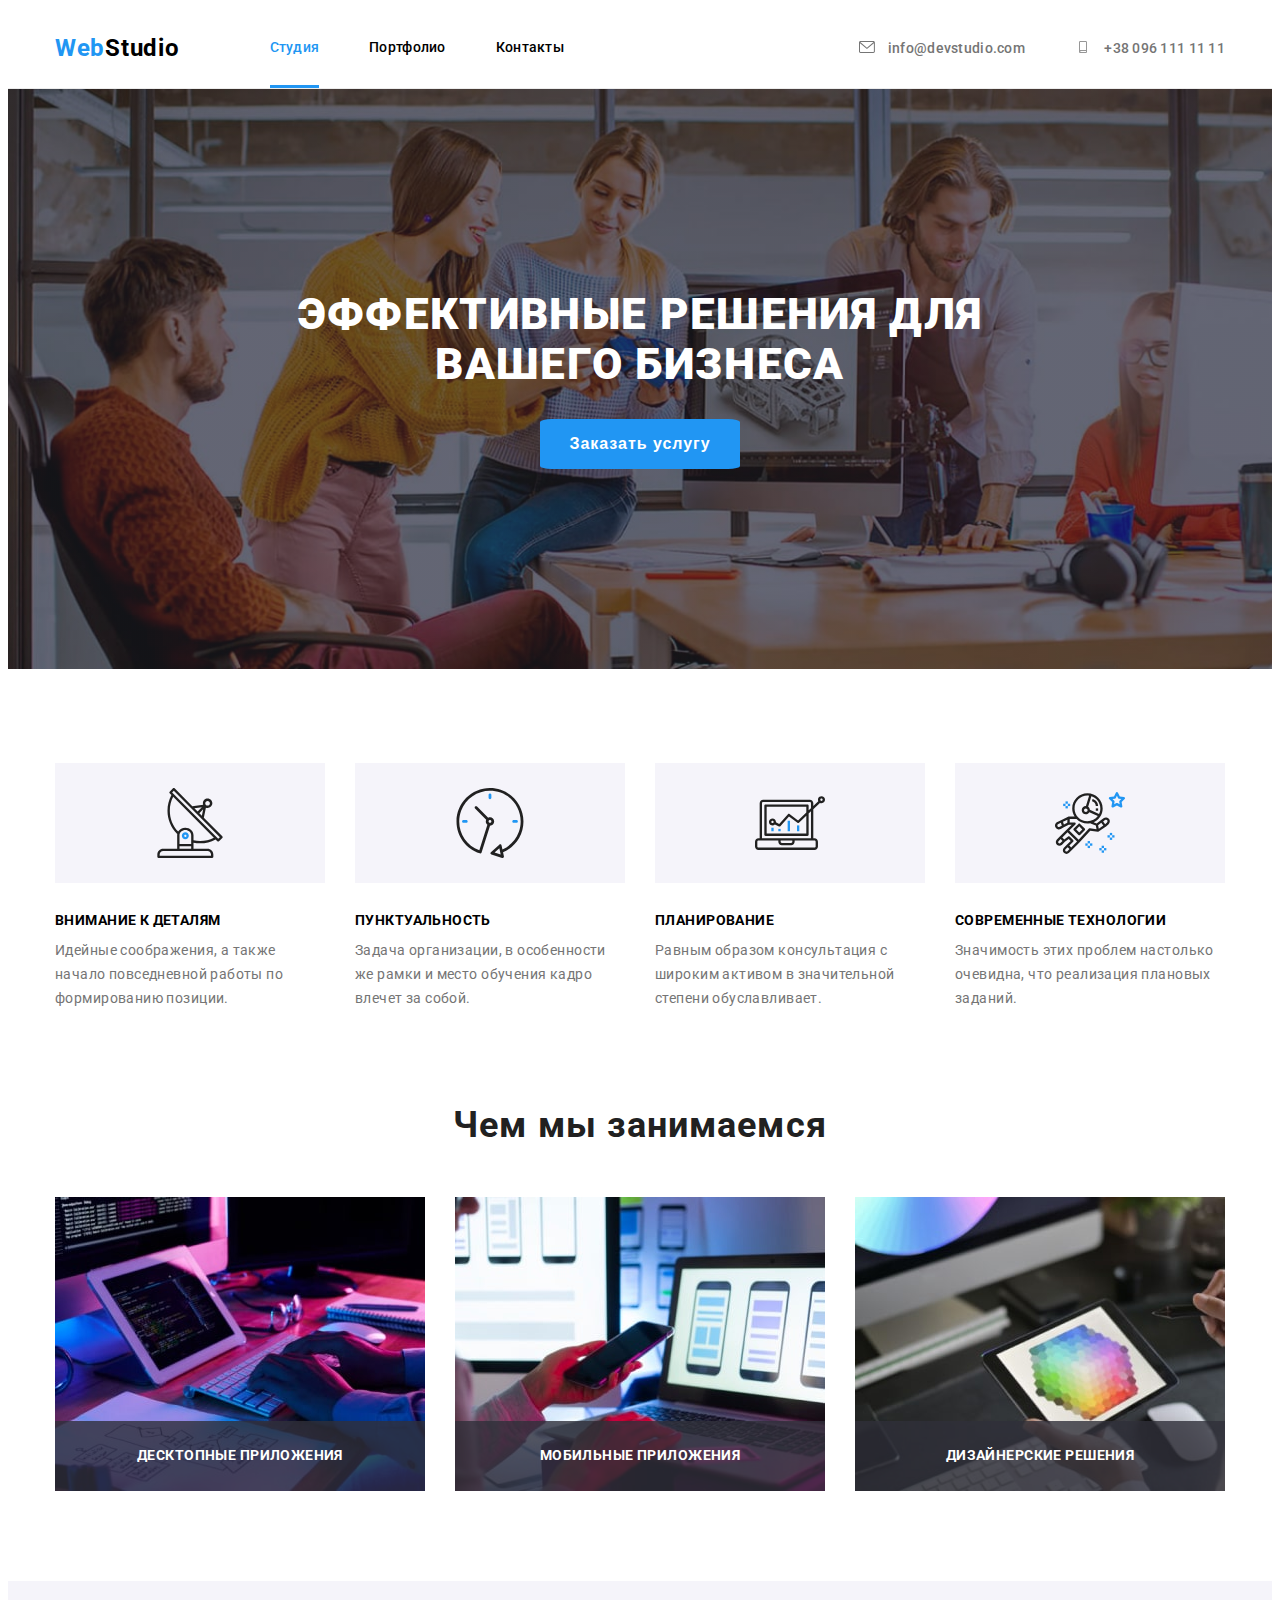
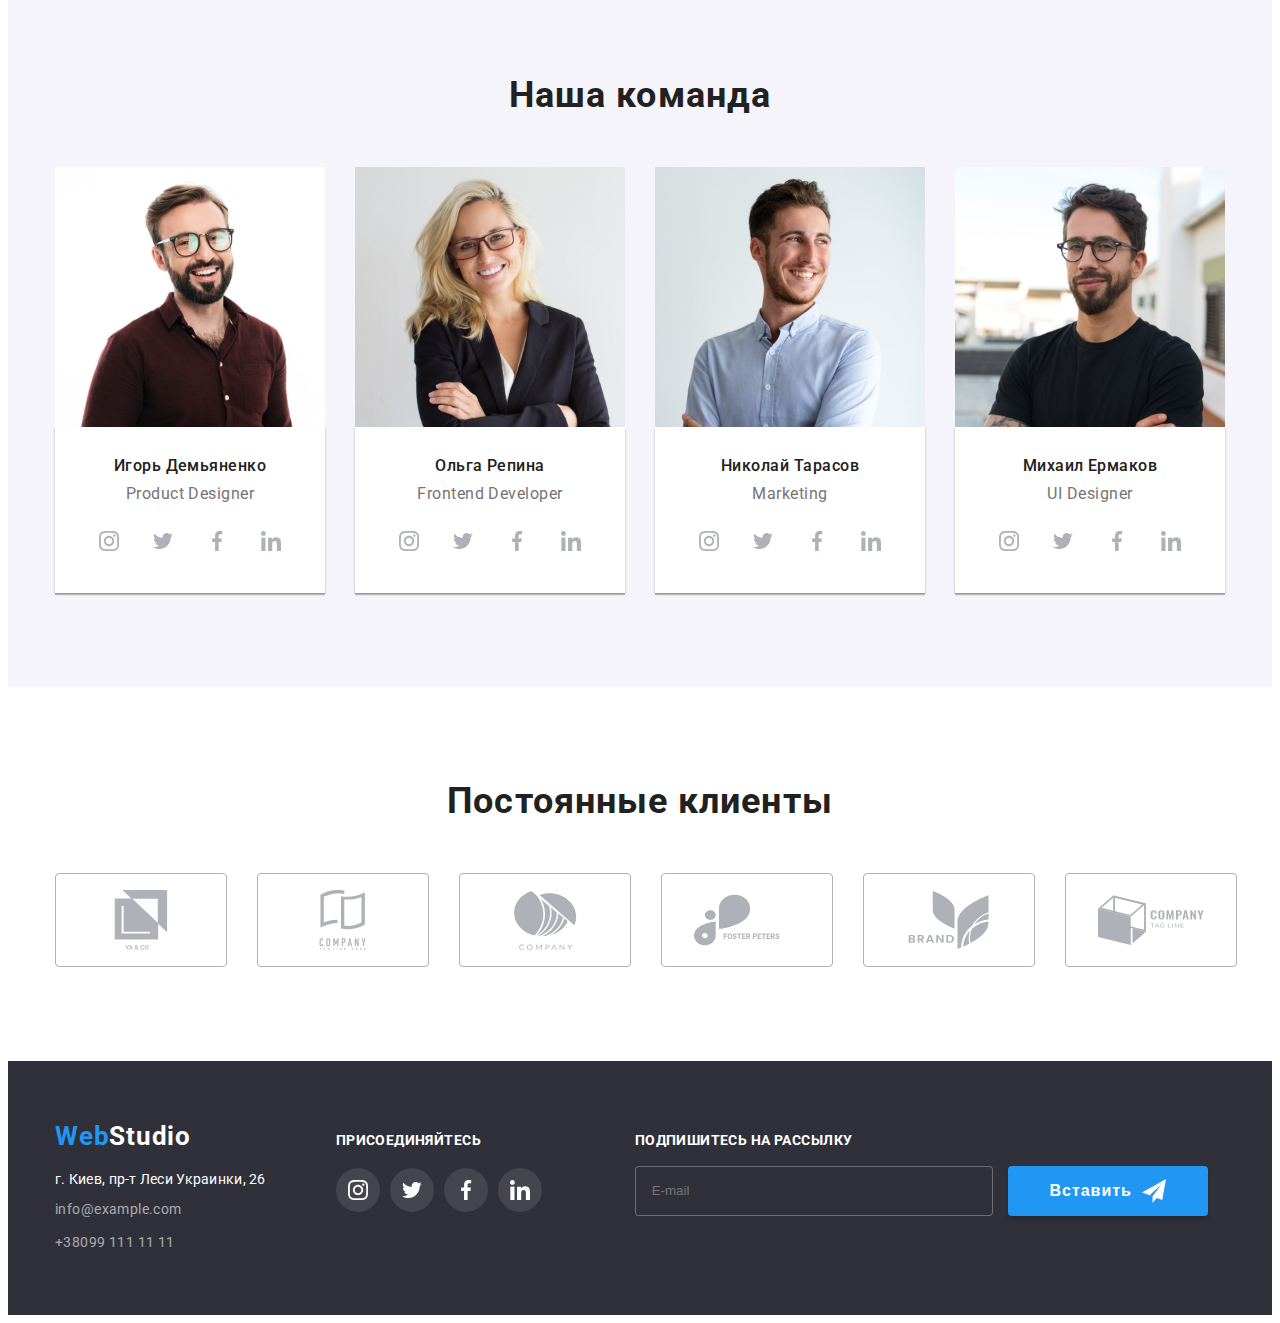
<file: index.html>
<!DOCTYPE html>
<html lang="ru">
<head>
    <meta charset="UTF-8">
    <meta http-equiv="X-UA-Compatible" content="IE=edge">
    <meta name="viewport" content="width=device-width, initial-scale=1.0">
    <title>Document</title>
    <link rel="preconnect" href="https://fonts.googleapis.com">
    <link rel="preconnect" href="https://fonts.gstatic.com" crossorigin>
    <link href="https://fonts.googleapis.com/css2?family=Raleway:wght@700&family=Roboto:wght@400;500;700;900&display=swap" rel="stylesheet">
    <link rel="stylesheet" href="https://cdnjs.cloudflare.com/ajax/libs/modern-normalize/1.1.0/modern-normalize.min.css" integrity="sha512-wpPYUAdjBVSE4KJnH1VR1HeZfpl1ub8YT/NKx4PuQ5NmX2tKuGu6U/JRp5y+Y8XG2tV+wKQpNHVUX03MfMFn9Q==" crossorigin="anonymous" referrerpolicy="no-referrer" />
    <link rel="stylesheet" href="style.css/style.css">
</head>
<body>
                                 <!--Header-content-->
    <header class="header header-portfolio">
            <div class="container conteiner-first">
                <a href="" lang="en" class="header-logo link"><span class="header-logo-firstpart">Web</span>Studio</a>
                <nav class="navigation">
                    <ul class="header-list list">
                        <li class="header-item">
                            <a class="header-link link link-item main-menu-link studio" href="index.html">Cтудия</a>      
                        </li>
                        <li class="header-item">
                            <a class="header-link link link-item" href="portfolio.html">Портфолио</a>
                        </li>
                        <li class="header-item">
                            <a class="header-link link link-item" href="">Контакты</a>
                        </li>
                    </ul>
                </nav>
                <ul class="header-contacts">
                    <li class="header-contacts-list list ">
                            <a class="header-contacts-link header-mail link" href="mailto:info@devstudio.com">
                                <svg class="header-icon" width="16" height="12">
                                    <use href="./image/sprite.svg.svg#icon-envelope"></use>
                                </svg>
                            info@devstudio.com</a>    
                    </li>
                    <li class="header-contacts-list list">
                            <a class="header-contacts-link header-tel link" href="tel:+380961111111">
                                <svg class="header-icon " width="16" height="12">
                                    <use href="./image/sprite.svg.svg#icon-smartphone"></use>
                                </svg>  
                                +38 096 111 11 11</a> 
                    </li>    
                </ul>
            </div>    
        </header>
    <main class="main">
                                    <!--Main title-->
        <section class="main-section-first">
            <div class="container">
                <h1 class="main-section-text">ЭФФЕКТИВНЫЕ РЕШЕНИЯ ДЛЯ ВАШЕГО БИЗНЕСА</h1>
                <button type="button" class="main-section-button" data-modal-open>Заказать услугу</button>
            </div>    
        </section>
                                    <!--Our advantages-->
        <section class="main-section-feature">
            <div class="container">
                <ul class="list feature-list">
                    <li class="feature-item">
                        <div class="feature-icon-link link">
                            <svg class="feature-icon" width="70" height="70">
                                <use href="./image/sprite.svg.svg#icon-antenna"></use>
                            </svg>
                        </div>   
                        <h3 class="feature-title">ВНИМАНИЕ К ДЕТАЛЯМ</h3>
                        <p class="feature-text">Идейные соображения, а также начало повседневной работы по формированию позиции.</p>
                    </li>
                    <li class="feature-item">
                        <div class="feature-icon-link link">
                            <svg class="feature-icon" width="70" height="70">
                                <use href="./image/sprite.svg.svg#icon-clock"></use>
                            </svg>
                        </div>
                        <h3 class="feature-title" >ПУНКТУАЛЬНОСТЬ</h3>
                        <p class="feature-text" >Задача организации, в особенности же рамки и место обучения кадро влечет за собой.</p>
                    </li>
                    <li class="feature-item"> 
                        <div class="feature-icon-link link">
                            <svg class="feature-icon" width="70" height="70">
                                <use href="./image/sprite.svg.svg#icon-diagram"></use>
                            </svg>
                        </div>
                        <h3 class="feature-title">ПЛАНИРОВАНИЕ</h3>
                        <p class="feature-text" >Равным образом консультация с широким активом в значительной степени обуславливает.</p>
                    </li>
                    <li class="feature-item">
                        <div class="feature-icon-link link">
                            <svg class="feature-icon" width="70" height="70">
                                <use href="./image/sprite.svg.svg#icon-astronaut"></use>
                            </svg>
                        </div>
                        <h3 class="feature-title">СОВРЕМЕННЫЕ ТЕХНОЛОГИИ</h3>
                        <p class="feature-text" >Значимость этих проблем настолько очевидна, что реализация плановых заданий.</p>
                    </li>
                </ul>
            </div>
        </section>
                                    <!--Main content section our work-->
        <section class="main-section-second">
            <div class="container">
                <h2 class="main-section-second-title">Чем мы занимаемся</h2> 
                <ul class="list main-section-second-work">
                    <li class="work-item"> 
                        <div class="work-item-image">
                            <img class="image-of-work" src="./image/box/box-1-min.jpg" alt="фото1" width="370" height="294">
                            <p class="work-item-image-text">ДЕСКТОПНЫЕ ПРИЛОЖЕНИЯ</p>
                        </div>
                    </li>
                    <li class="work-item">
                        <div class="work-item-image">
                            <img class="image-of-work" src="./image/box/box-2-min.jpg" alt="фото2" width="370" height="294">
                            <p class="work-item-image-text">МОБИЛЬНЫЕ ПРИЛОЖЕНИЯ</p>
                        </div>
                    </li>
                    <li class="work-item"> 
                        <div class="work-item-image">
                            <img class="image-of-work" src="./image/box/box-3-min.jpg" alt="фото3" width="370" height="294">
                            <p class="work-item-image-text">ДИЗАЙНЕРСКИЕ РЕШЕНИЯ</p>
                        </div>
                    </li>
                </ul>
            </div>
        </section>
                                        <!--Our team-->
        <section class="main-section-third-team">
            <div class="container">
                <h2 class="main-section-third-title"> Наша команда</h2>
                <ul class="list main-section-third-list">
                    <li  class="team-item"> 
                        <img class="team-image" src="./image/team/team1.jpg" alt="Игорь Демьяненко" width="270" height="260">
                        <div class="team-text">
                            <h3 class="team-name">Игорь Демьяненко</h3>
                            <p lang="en" class="team-work">Product Designer</p>
                            <ul class="master-socials list socials-list">
                                <li class="socials-item">
                                    <a href="" class="socials-link link">
                                        <svg class="socials-icon" width="20" height="20">
                                            <use href="./image/sprite.svg.svg#icon-instagram"></use>
                                        </svg>
                                    </a>
                                </li>
                                <li class="socials-item">
                                    <a href="" class="socials-link link">
                                        <svg class="socials-icon" width="20" height="20">
                                            <use href="./image/sprite.svg.svg#icon-twitter"></use>
                                        </svg>
                                    </a>
                                </li>
                                <li class="socials-item">
                                    <a href="" class="socials-link link">
                                        <svg class="socials-icon" width="20" height="20">
                                            <use href="./image/sprite.svg.svg#icon-facebook"></use>
                                        </svg>
                                    </a>
                                </li>
                                <li class="socials-item">
                                    <a href="" class="socials-link link">
                                        <svg class="socials-icon" width="20" height="20">
                                            <use href="./image/sprite.svg.svg#icon-linkedin"></use>
                                        </svg>
                                    </a>
                                </li>
                            </ul>
                        </div>    
                    </li>
                    <li class="team-item">
                        <img class="team-image" src="./image/team/team2.jpg" alt="Ольга Репина" width="270" height="260">
                        <div class="team-text">
                            <h3 class="team-name"> Ольга Репина</h3> 
                            <p lang="en" class="team-work">Frontend Developer</p>
                            <ul class="master-socials list socials-list">
                                <li class="socials-item">
                                    <a href="" class="socials-link link">
                                        <svg class="socials-icon" width="20" height="20">
                                            <use href="./image/sprite.svg.svg#icon-instagram">
                                            </use>
                                        </svg>
                                    </a>
                                </li>
                                <li class="socials-item">
                                    <a href="" class="socials-link link">
                                        <svg class="socials-icon" width="20" height="20">
                                            <use href="./image/sprite.svg.svg#icon-twitter"></use>
                                        </svg>
                                    </a>
                                </li>
                                <li class="socials-item">
                                    <a href="" class="socials-link link">
                                        <svg class="socials-icon" width="20" height="20">
                                            <use href="./image/sprite.svg.svg#icon-facebook"></use>
                                        </svg>
                                    </a>
                                </li>
                                <li class="socials-item">
                                    <a href="" class="socials-link link">
                                        <svg class="socials-icon" width="20" height="20">
                                            <use href="./image/sprite.svg.svg#icon-linkedin"></use>
                                        </svg>
                                    </a>
                                </li>
                            </ul>
                        </div>    
                    </li>
                    <li class="team-item">
                        <img class="team-image" src="./image/team/team3.jpg" alt="Николай Тарасов" width="270" height="260">
                        <div class="team-text">
                            <h3 class="team-name">Николай Тарасов</h3>
                            <p lang="en" class="team-work">Marketing</p>
                            <ul class="master-socials list socials-list">
                                <li class="socials-item">
                                    <a href="" class="socials-link link">
                                        <svg class="socials-icon" width="20" height="20">
                                            <use href="./image/sprite.svg.svg#icon-instagram">
                                            </use>
                                        </svg>
                                    </a>
                                </li>
                                <li class="socials-item">
                                    <a href="" class="socials-link link">
                                        <svg class="socials-icon" width="20" height="20">
                                            <use href="./image/sprite.svg.svg#icon-twitter"></use>
                                        </svg>
                                    </a>
                                </li>
                                <li class="socials-item">
                                    <a href="" class="socials-link link">
                                        <svg class="socials-icon" width="20" height="20">
                                            <use href="./image/sprite.svg.svg#icon-facebook"></use>
                                        </svg>
                                    </a>
                                </li>
                                <li class="socials-item">
                                    <a href="" class="socials-link link">
                                        <svg class="socials-icon" width="20" height="20">
                                            <use href="./image/sprite.svg.svg#icon-linkedin"></use>
                                        </svg>
                                    </a>
                                </li>
                            </ul>
                        </div>    
                    </li>
                    <li  class="team-item">
                        <img class="team-image" src="./image/team/team4.jpg" alt="Михаил Ермаков" width="270" height="260">
                        <div class="team-text">
                            <h3 class="team-name">Михаил Ермаков</h3>
                            <p lang="en" class="team-work" > UI Designer</p>
                            <ul class="master-socials list socials-list">
                                <li class="socials-item">
                                    <a href="" class="socials-link link">
                                        <svg class="socials-icon" width="20" height="20">
                                            <use href="./image/sprite.svg.svg#icon-instagram">
                                            </use>
                                        </svg>
                                    </a>
                                </li>
                                <li class="socials-item">
                                    <a href="" class="socials-link link">
                                        <svg class="socials-icon" width="20" height="20">
                                            <use href="./image/sprite.svg.svg#icon-twitter"></use>
                                        </svg>
                                    </a>
                                </li>
                                <li class="socials-item">
                                    <a href="" class="socials-link link">
                                        <svg class="socials-icon" width="20" height="20">
                                            <use href="./image/sprite.svg.svg#icon-facebook"></use>
                                        </svg>
                                    </a>
                                </li>
                                <li class="socials-item">
                                    <a href="" class="socials-link link">
                                        <svg class="socials-icon" width="20" height="20">
                                            <use href="./image/sprite.svg.svg#icon-linkedin"></use>
                                        </svg>
                                    </a>
                                </li>
                            </ul>
                        </div>    
                    </li>
                </ul>
            </div>    
        </section>
                           <!--Regular clients-->     
        <section class="clients">
            <div class="container">
                <h2 class="clients-title">Постоянные клиенты</h2>
                <ul class="clients-list list">
                    <li class="clients-item">
                        <a href="" class="clients-link link">
                            <svg class="clients-icon" width="106" height="60">
                                <use href="./image/sprite.svg.svg#icon-regular-customer-1"></use>
                            </svg>
                        </a>   
                    </li>
                    <li class="clients-item">
                        <a href="" class="clients-link link">
                            <svg class="clients-icon" width="106" height="60">
                                <use href="./image/sprite.svg.svg#icon-regular-customer-2"></use>
                            </svg>
                        </a>   
                    </li>
                    <li class="clients-item">
                        <a href="" class="clients-link link">
                            <svg class="clients-icon" width="106" height="60">
                                <use href="./image/sprite.svg.svg#icon-regular-customer-3"></use>
                            </svg>
                        </a>   
                    </li>
                    <li class="clients-item">
                        <a href="" class="clients-link link">
                            <svg class="clients-icon" width="106" height="60">
                                <use href="./image/sprite.svg.svg#icon-regular-customer-4"></use>
                            </svg>
                        </a>   
                    </li>
                    <li class="clients-item">
                        <a href="" class="clients-link link">
                            <svg class="clients-icon" width="106" height="60">
                                <use href="./image/sprite.svg.svg#icon-regular-customer-5"></use>
                            </svg>
                        </a>   
                    </li>
                    <li class="clients-item">
                        <a href="" class="clients-link link">
                            <svg class="clients-icon" width="106" height="60">
                                <use href="./image/sprite.svg.svg#icon-regular-customer-6"></use>
                            </svg>
                        </a>   
                    </li> 
                </ul>
            </div>
        </section>
    </main>
                           <!--Footer content-->
    <footer class="footer">
        <div class="container footer-conteiner">
            <div >
                <a href="" lang="en" class="footer-logo link"><span class="header-logo-firstpart">Web</span>Studio</a>
                <address class="footer-content">
                    <ul class="list footer-list">
                        <li class="footer-item">
                                <a class="link footer-item footer-address" href="https://www.google.com.ua/maps/place/%D0%B1%D1%83%D0%BB%D1%8C%D0%B2%D0%B0%D1%80+%D0%9B%D0%B5%D1%81%D1%96+%D0%A3%D0%BA%D1%80%D0%B0%D1%97%D0%BD%D0%BA%D0%B8,+26,+%D0%9A%D0%B8%D1%97%D0%B2,+02000/@50.4265841,30.5361971,17z/data=!3m1!4b1!4m5!3m4!1s0x40d4cf0e033ecbe9:0x57a4dffefec77da0!8m2!3d50.4265807!4d30.5383858?hl=uk" target="_blank" title="Google Maps"> г. Киев, пр-т Леси Украинки, 26</a>
                        </li>
                        <li  class="footer-item">
                            <a class="link footer-item footer-mail" href="mailto:info@example.com">info@example.com</a>
                        </li>
                        <li class="footer-item">
                            <a class="link footer-item footer-tel" href="tel:+380991111111">+38099 111 11 11</a>
                        </li>
                    </ul>
                </address>
            </div>
            <div class="footer-socials-container">
                <h3 class="social-title">ПРИСОЕДИНЯЙТЕСЬ</h3>
                <ul class="master-socials list socials-list">
                    <li class="socials-item">
                        <a href="" class="socials-link footer-socials-link link">
                            <svg class="socials-icon foter-social-icon" width="20" height="20">
                                <use href="./image/sprite.svg.svg#icon-instagram">
                                </use>
                            </svg>
                        </a>
                    </li>
                    <li class="socials-item">
                        <a href="" class="socials-link footer-socials-link link">
                            <svg class="socials-icon foter-social-icon" width="20" height="20">
                                <use href="./image/sprite.svg.svg#icon-twitter"></use>
                            </svg>
                        </a>
                    </li>
                    <li class="socials-item">
                        <a href="" class="socials-link footer-socials-link link">
                            <svg class="socials-icon foter-social-icon" width="20" height="20">
                                <use href="./image/sprite.svg.svg#icon-facebook"></use>
                            </svg>
                        </a>
                    </li>
                    <li class="socials-item">
                        <a href="" class="socials-link footer-socials-link link">
                            <svg class="socials-icon foter-social-icon" width="20" height="20">
                                <use href="./image/sprite.svg.svg#icon-linkedin"></use>
                            </svg>
                        </a>
                    </li>
                </ul>
            </div>
            <form action="#" class="footer-form">
                <p class="footer-form-title">Подпишитесь на рассылку</p>
                <div class="footer-form-content">
                        <input type="gmail" name="user-gmail" class="futer-form-input" placeholder="E-mail"/>
                    <button type="submit" class="footer-form-button">
                        Вставить
                        <svg class="footer-form-button-icon">
                            <use href="./image/sprite.svg.svg#icon-icon-send" width="24" height="24"/>
                        </svg>
                        </button>
                </div>
            </form>
        </div>    
    </footer >
                                <!--Modal window-->
    <div class="backdrop is-hidden" data-modal>
        <div class="modal">
            <button type="button" class="modal-button" data-modal-close>
                <svg class="switch" width="18px" height="18px">
                    <use href="./image/sprite.svg.svg#icon-close-black-18dp-2-1"></use>
                </svg>
            </button>
            <form action="#" class="modal-form" name="feedback-form" autocomplete="on">
                <p class="modal-form-title">Оставьте свои данные, мы вам перезвоним</p>
                <label class="modal-form-label"> 
                    Имя
                    <span class="modal-form-container"> 
                        <input class="modal-form-input" type="text" name="user-name" autofocus/>
                        <svg class="modal-form-icon" width="18px" height="18px">
                            <use href="./image/sprite.svg.svg#icon-person-black-18dp-1"></use>
                        </svg>
                    </span>
                </label>
                <label class="modal-form-label"> 
                    Телефон
                    <span class="modal-form-container">
                        <input class="modal-form-input" type="tel" name="user-tel" />
                        <svg class="modal-form-icon" width="18px" height="18px">
                            <use href="./image/sprite.svg.svg#icon-Vector"></use>
                        </svg>  
                    </span> 
                </label>
                <label class="modal-form-label"> 
                    Почта
                    <span class="modal-form-container">   
                        <input class="modal-form-input" type="email" name="user-email" />
                        <svg class="modal-form-icon" width="18px" height="18px">
                            <use href="./image/sprite.svg.svg#icon-email-black-18dp-1"></use>
                        </svg>  
                    </span>    
                </label>
                <label class="modal-form-label"> 
                    Комментарий
                    <textarea class="modal-form-input modal-form-textarea" name="user-message" placeholder="Введите текст"></textarea>
                </label>
                    <input class="modal-form-checkbox-input-agreement visually-hidden" type="checkbox" name="agreement" id="accept-policy"/>
                    <label for="accept-policy" class="modal-form-chceckbox-accept"> Соглашаюсь с рассылкой и принимаю <a class="modal-form-checkbox-agree" href="#" target="_blank" title="" >Условия договора</a></label>
                <button type="submit" class="modal-form-button">Отправить</button>
            </form>
        </div>
    </div>
    <script src="./js/modal.js"></script>
</body>
</html>
</file>
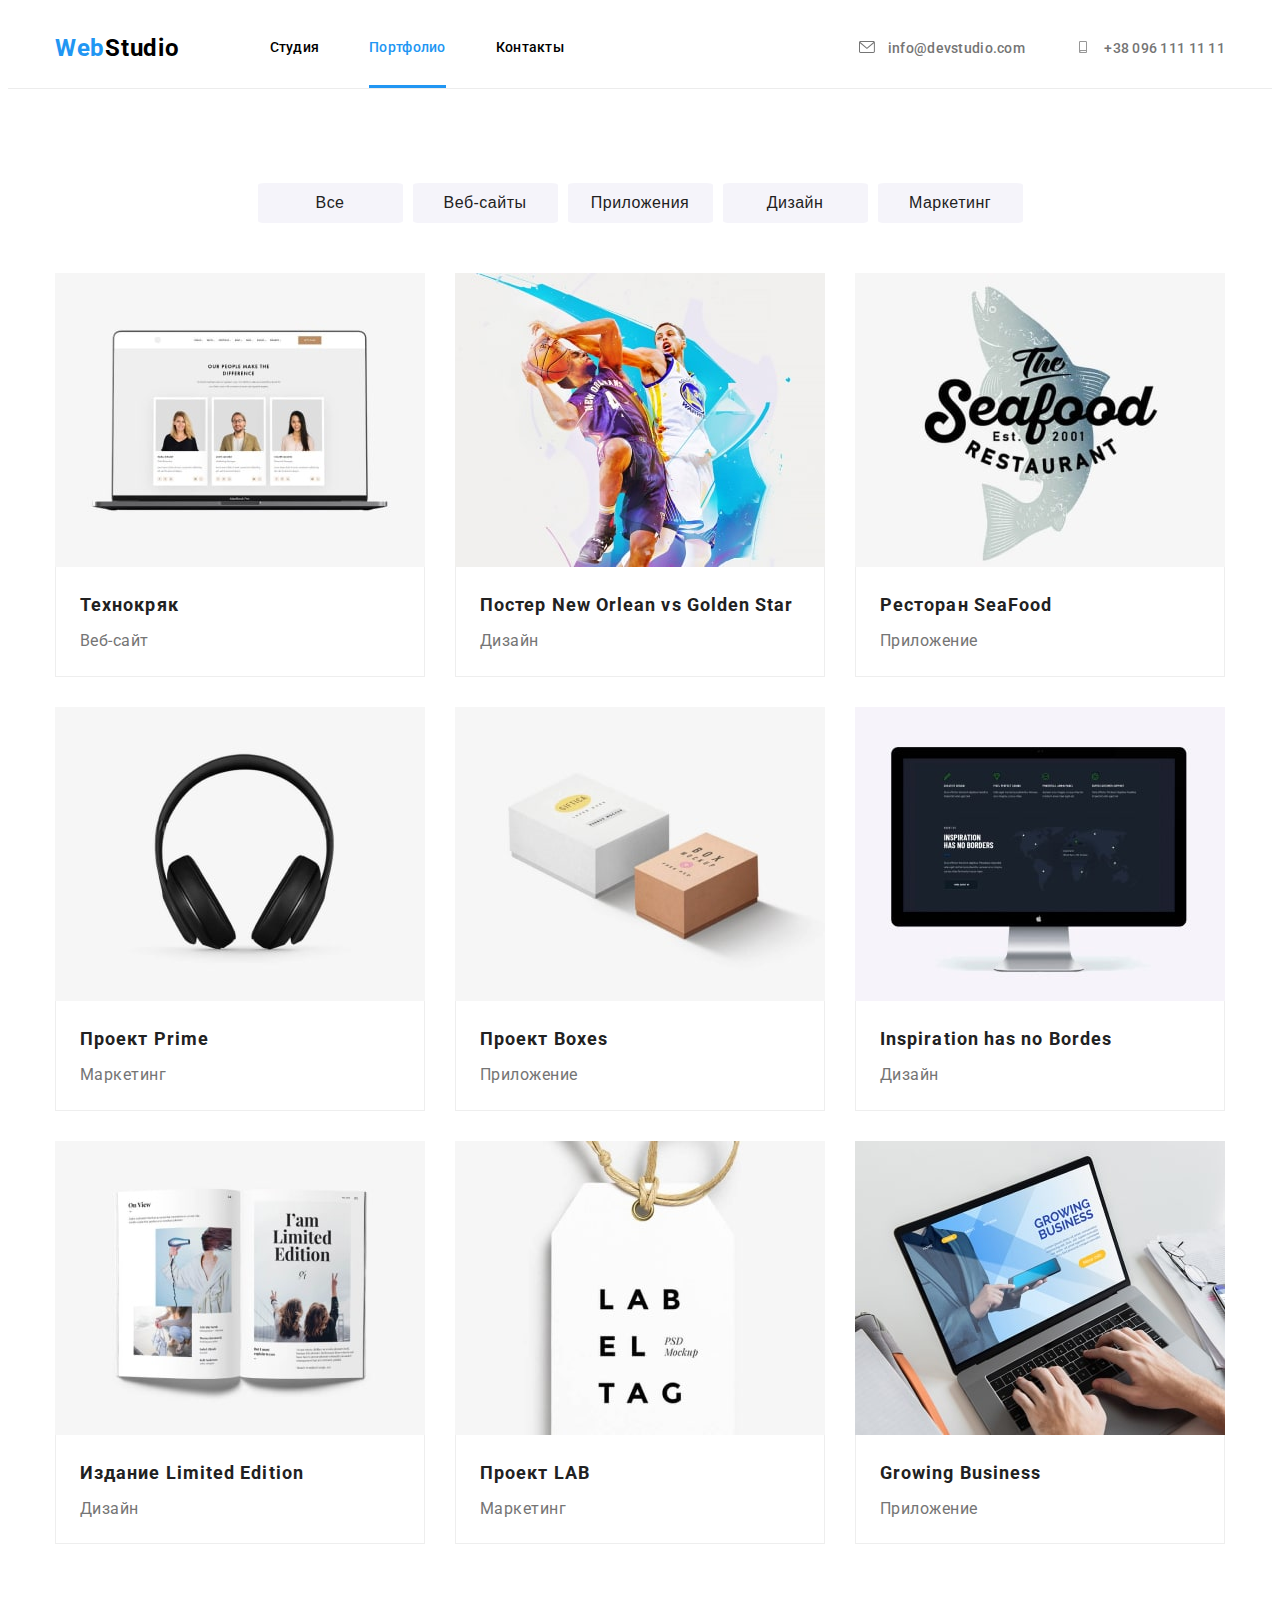
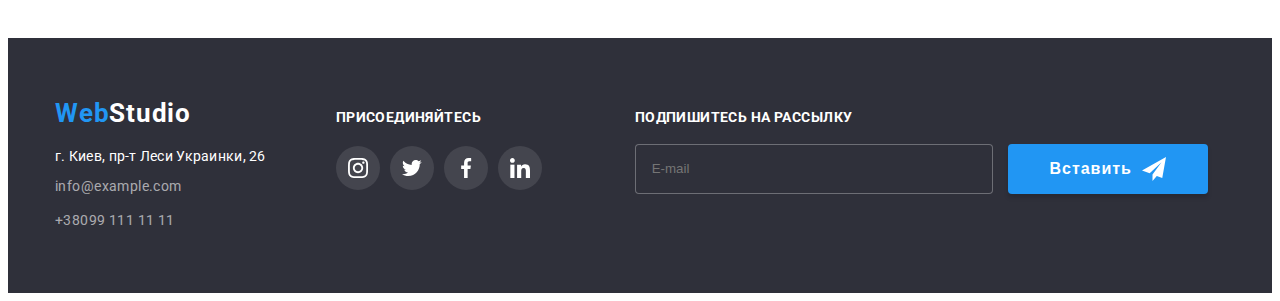
<file: portfolio.html>
<!DOCTYPE html>
<html lang="ru">
<head>
    <meta charset="UTF-8">
    <meta http-equiv="X-UA-Compatible" content="IE=edge">
    <meta name="viewport" content="width=device-width, initial-scale=1.0">
    <title>Document</title>
    <link rel="preconnect" href="https://fonts.googleapis.com">
    <link rel="preconnect" href="https://fonts.gstatic.com" crossorigin>
    <link href="https://fonts.googleapis.com/css2?family=Raleway:wght@700&family=Roboto:wght@400;500;700;900&display=swap" rel="stylesheet">
    <link rel="stylesheet" href="https://cdnjs.cloudflare.com/ajax/libs/modern-normalize/1.1.0/modern-normalize.min.css" integrity="sha512-wpPYUAdjBVSE4KJnH1VR1HeZfpl1ub8YT/NKx4PuQ5NmX2tKuGu6U/JRp5y+Y8XG2tV+wKQpNHVUX03MfMFn9Q==" crossorigin="anonymous" referrerpolicy="no-referrer" />
    <link rel="stylesheet" href="style.css/style.css">
</head>
<body>
                                 <!--Header-content-->
    <header class="header header-portfolio">
            <div class="container conteiner-first">
                <a href="" lang="en" class="header-logo link"><span class="header-logo-firstpart">Web</span>Studio</a>
                <nav class="navigation">
                    <ul class="header-list list">
                        <li class="header-item">
                            <a class="header-link link link-item" href="index.html">Cтудия</a>      
                        </li>
                        <li class="header-item">
                            <a class="header-link link link-item main-menu-link portfolio" href="portfolio.html">Портфолио</a>
                        </li>
                        <li class="header-item">
                            <a class="header-link link link-item" href="">Контакты</a>
                        </li>
                    </ul>
                </nav>
                <ul class="header-contacts">
                    <li class="header-contacts-list list ">
                            <a class="header-contacts-link header-mail link" href="mailto:info@devstudio.com">
                                <svg class="header-icon" width="16" height="12">
                                    <use href="./image/sprite.svg.svg#icon-envelope"></use>
                                </svg>
                            info@devstudio.com</a>    
                    </li>
                    <li class="header-contacts-list list">
                            <a class="header-contacts-link header-tel link" href="tel:+380961111111">
                                <svg class="header-icon" width="16" height="12">
                                    <use href="./image/sprite.svg.svg#icon-smartphone"></use>
                                </svg>  
                                +38 096 111 11 11</a> 
                    </li>    
                </ul>
            </div>    
        </header>
    <main class="portfolio-main">
                                    <!--Portfolio navigation-->
       <section class="portfolio-main-section">
            <div class="container">
                <ul class="list portfolio-list-text"> 
                    <li class="portfolio-item">
                        <button type="button" class="portfolio-button portfolio-button-text">Все</button>
                    </li>
                    <li class="portfolio-item">
                        <button type="button" class="portfolio-button portfolio-button-text">Веб-сайты</button>
                    </li>
                    <li class="portfolio-item">
                        <button type="button" class="portfolio-button portfolio-button-text" >Приложения</button>
                    </li>
                    <li class="portfolio-item"> 
                        <button type="button" class="portfolio-button portfolio-button-text">Дизайн</button>
                    </li>
                    <li class="portfolio-item">
                        <button type="button" class="portfolio-button portfolio-button-text" >Маркетинг</button>
                    </li>
                </ul>
                                <!--Example of woks-->  
                <ul class="list portfolio-project">
                    <li class="portfolio-list portfolio-list-first">
                        <a class="link portfolio-link" href="">
                            <div class="portfolio-image-text-overlay">
                                <img class="portfolio-image" src="./image/portfolio/portfolio1.jpg" alt="Пример веб-сайта" width="370" height="294">
                                <p class="portfolio-image-text">Технокряк это современная площадка распространения коронавируса. Компании используют эту платформу для цифрового шпионажа и атак на защищённые сервера конкурентов.</p>
                            </div>
                            <div class="portfolio-image-comment">
                                <h2 class="image-name">Технокряк</h2>
                                <p class="image-text">Веб-сайт</p>
                            </div>    
                        </a>
                    </li>
                    <li class="portfolio-list portfolio-list-first">
                        <a class="link portfolio-link" href="">
                            <div class="portfolio-image-text-overlay">
                                <img class="portfolio-image" src="./image/portfolio/portfolio2.jpg" alt="Пример постера" width="370" height="294">
                                <p class="portfolio-image-text">Lorem ipsum dolor sit amet consectetur adipisicing elit. Tempore, perferendis minima? Voluptas eveniet, quae ea voluptates quidem autem tempora voluptatibus porro, eaque perspiciatis nisi sapiente? A quis minus fugiat facere?</p>
                            </div>
                            <div class="portfolio-image-comment">
                                <p class="image-name">Постер New Orlean vs Golden Star</p> 
                                <h2 class="image-text">Дизайн</h2>
                            </div>    
                        </a>    
                    </li>
                    <li class="portfolio-list portfolio-list-first"> 
                        <a class="link portfolio-link"  href="">
                            <div class="portfolio-image-text-overlay">
                                <img class="portfolio-image" src="./image/portfolio/portfolio3.jpg" alt="ЛОготип приложения" width="370" height="294">
                                <p class="portfolio-image-text">Lorem ipsum dolor sit amet consectetur adipisicing elit. Quas veniam delectus deserunt impedit. Quasi porro maiores quis dignissimos sunt eveniet commodi eum vero consequatur? Voluptates quam quos accusamus sapiente animi.</p>
                            </div>
                            <div class="portfolio-image-comment">
                                <h2 class="image-name">Ресторан SeaFood</h2>
                                <p class="image-text">Приложение</p>
                            </div>
                        </a>    
                    </li>
                    <li class="portfolio-list portfolio-list-first">
                        <a class="link portfolio-link" href="">
                            <div class="portfolio-image-text-overlay">
                                <img class="portfolio-image" src="./image/portfolio/portfolio4.jpg" alt="Пример проекта" width="370" height="294">
                                <p class="portfolio-image-text">Lorem ipsum dolor sit, amet consectetur adipisicing elit. Corrupti, provident. Est quo adipisci aliquam, voluptatibus ad obcaecati nam ipsam quaerat dolor animi eos natus nemo aut delectus beatae velit omnis?</p>
                            </div>
                            <div class="portfolio-image-comment">
                                <h2 class="image-name">Проект Prime</h2>
                                <p class="image-text"> Маркетинг</p>
                            </div>    
                        </a>    
                    </li>
                    <li class="portfolio-list portfolio-list-first"> 
                        <a class="link portfolio-link" href="">
                            <div class="portfolio-image-text-overlay">
                                <img class="portfolio-image portfolio-image-ctnter" src="./image/portfolio/portfolio5.jpg" alt="Иконка приложения" width="370" height="294">
                                <p class="portfolio-image-text">Lorem ipsum dolor sit amet consectetur adipisicing elit. Deserunt mollitia veritatis enim cumque temporibus magni voluptas autem in, reprehenderit dolorum iure rerum quaerat inventore aperiam maiores possimus vel! Iure, neque?</p>
                            </div>
                            <div class="portfolio-image-comment">   
                                <h2 class="image-name">Проект Boxes</h2>
                                <p class="image-text">Приложение</p>
                            </div>    
                        </a>    
                        </li>
                    <li class="portfolio-list portfolio-list-first">
                        <a class="link portfolio-link" href="">
                            <div class="portfolio-image-text-overlay">
                                <img class="portfolio-image" src="./image/portfolio/portfolio6.jpg" alt="Пример веб-сайта" width="370" height="294">
                                <p class="portfolio-image-text">Lorem ipsum dolor, sit amet consectetur adipisicing elit. Facilis, et voluptate delectus assumenda laudantium ea beatae? Aliquam sequi non voluptatem, labore fugit quis vero voluptates id necessitatibus, doloremque pariatur? Molestiae?</p>
                            </div>
                            <div class="portfolio-image-comment">   
                                <h2 lang="en" class="image-name">Inspiration has no Bordes</h2> 
                                <p class="image-text">Дизайн</p>
                            </div>    
                        </a>    
                    </li>
                    <li class="portfolio-list">
                        <a class="link portfolio-link" href="">
                            <div class="portfolio-image-text-overlay">
                                <img class="portfolio-image" src="./image/portfolio/portfolio7.jpg" alt="Пример дизайна издания" width="370" height="294">
                                <p class="portfolio-image-text">Lorem ipsum dolor sit amet consectetur adipisicing elit. Modi aliquid dicta maxime, distinctio quidem, soluta iste exercitationem quam optio ipsum a dolorum debitis ratione incidunt assumenda. Distinctio vel iure sed.</p>
                            </div>
                            <div class="portfolio-image-comment">
                                <h2 lang="en" class="image-name" >Издание Limited Edition</h2>
                                <p class="image-text">Дизайн</p>
                            </div>
                        </a>    
                    </li>
                    <li class="portfolio-list">
                        <a class="link portfolio-link" href="">
                            <div class="portfolio-image-text-overlay">
                                <img class="portfolio-image" src="./image/portfolio/portfolio8.jpg" alt="Пример маркетингового проекта" width="370" height="294">
                                <p class="portfolio-image-text">Lorem ipsum dolor sit amet, consectetur adipisicing elit. Eius, ex neque ratione nostrum perspiciatis reiciendis perferendis magni error deleniti, repudiandae tempore ut itaque explicabo libero hic laboriosam. Dolore, consequuntur quasi!</p>
                            </div>
                            <div class="portfolio-image-comment">
                                <h2 class="image-name">Проект LAB</h2>
                                <p class="image-text">Маркетинг</p>
                            </div>    
                        </a>    
                    </li>
                    <li class="portfolio-list">
                        <a class="link portfolio-link" href="">
                            <div class="portfolio-image-text-overlay">
                                <img class="portfolio-image" src="./image/portfolio/portfolio9.jpg" alt="Пример работы приложения" width="370" height="294">
                                <p class="portfolio-image-text">Lorem ipsum dolor, sit amet consectetur adipisicing elit. Tenetur quidem recusandae doloribus perspiciatis et, totam quae vitae tempora consectetur, repellendus minima commodi error neque obcaecati corrupti iure. Ea, aut aliquam.</p>
                            </div>
                            <div class="portfolio-image-comment">
                                <h2 lang="en" class="image-name">Growing Business</h2>
                                <p class="image-text">Приложение</p>
                            </div>    
                        </a>    
                    </li>
                </ul>
            </div>    
        </section>
    </main> 
                              <!--Foter content-->
    <footer class="footer">
        <div class="container footer-conteiner">
            <div >
                <a href="" lang="en" class="footer-logo link"><span class="header-logo-firstpart">Web</span>Studio</a>
                <address class="footer-content">
                    <ul class="list footer-list">
                        <li class="footer-item">
                                <a class="link footer-item footer-address" href="https://www.google.com.ua/maps/place/%D0%B1%D1%83%D0%BB%D1%8C%D0%B2%D0%B0%D1%80+%D0%9B%D0%B5%D1%81%D1%96+%D0%A3%D0%BA%D1%80%D0%B0%D1%97%D0%BD%D0%BA%D0%B8,+26,+%D0%9A%D0%B8%D1%97%D0%B2,+02000/@50.4265841,30.5361971,17z/data=!3m1!4b1!4m5!3m4!1s0x40d4cf0e033ecbe9:0x57a4dffefec77da0!8m2!3d50.4265807!4d30.5383858?hl=uk" target="_blank" title="Google Maps"> г. Киев, пр-т Леси Украинки, 26</a>
                        </li>
                        <li  class="footer-item">
                            <a class="link footer-item footer-mail" href="mailto:info@example.com">info@example.com</a>
                        </li>
                        <li class="footer-item">
                            <a class="link footer-item footer-tel" href="tel:+380991111111">+38099 111 11 11</a>
                        </li>
                    </ul>
                </address>
            </div>
            <div class="footer-socials-container">
                <h3 class="social-title">ПРИСОЕДИНЯЙТЕСЬ</h3>
                <ul class="master-socials list socials-list">
                    <li class="socials-item">
                        <a href="" class="socials-link footer-socials-link link">
                            <svg class="socials-icon foter-social-icon" width="20" height="20">
                                <use href="./image/sprite.svg.svg#icon-instagram">
                                </use>
                            </svg>
                        </a>
                    </li>
                    <li class="socials-item">
                        <a href="" class="socials-link footer-socials-link link">
                            <svg class="socials-icon foter-social-icon" width="20" height="20">
                                <use href="./image/sprite.svg.svg#icon-twitter"></use>
                            </svg>
                        </a>
                    </li>
                    <li class="socials-item">
                        <a href="" class="socials-link footer-socials-link link">
                            <svg class="socials-icon foter-social-icon" width="20" height="20">
                                <use href="./image/sprite.svg.svg#icon-facebook"></use>
                            </svg>
                        </a>
                    </li>
                    <li class="socials-item">
                        <a href="" class="socials-link footer-socials-link link">
                            <svg class="socials-icon foter-social-icon" width="20" height="20">
                                <use href="./image/sprite.svg.svg#icon-linkedin"></use>
                            </svg>
                        </a>
                    </li>
                </ul>
            </div>
            <form action="#" class="footer-form">
                <p class="footer-form-title">Подпишитесь на рассылку</p>
                <div class="footer-form-content">
                        <input type="gmail" name="user-gmail" class="futer-form-input" placeholder="E-mail"/>
                    <button type="submit" class="footer-form-button">
                        Вставить
                        <svg class="footer-form-button-icon">
                            <use href="./image/sprite.svg.svg#icon-icon-send" width="24" height="24"/>
                        </svg>
                        </button>
                </div>
            </form>
        </div>    
    </footer >
</body>
</html>
</file>
<file: style.css/style.css>
:root {
    --main-title-color: #fff;
    --secondary-title-color: #212121;
    ---main-text-color: #212121;
    --scondary-text-color: #757575;
    --accent-color: #2196f3; 
}
*, 
*::before,
*::after {
    box-sizing: border-box;  
}
body {
    font-family: 'Roboto', sans-serif;
}
p, h1, h2, h3 {
    margin-top: 0;
    margin-bottom: 0;
}
ul {
    margin-top: 0;
    margin-bottom: 0;
    padding-left: 0;
}
img {
    display: block;
}
.container {
    width: 1200px;
    padding-right: 15px;
    padding-left: 15px;
    margin: 0 auto;
}
.list {
    list-style: none;
}
.link {
    text-decoration: none;
}
                    /*Header-content*/
.header .container {
    display: flex;
    align-items: center;
}
.header-logo {
    font-style: normal;
    font-weight: bold;
    font-size: 24px;
    line-height: 1.29;
    letter-spacing: 0.03em;
    color: black;
    margin: 0px 90px 0px 0px;
}    
.header-logo-firstpart {
    color: #2196f3;
}
.header-list {
    display: flex;
    flex-direction: row;
}
.header-link {
    position: relative;
    font-weight: 500;
    font-size: 14px;
    line-height: 1.14;
    letter-spacing: 0.02em;
    color: black;  
    padding-top: 32px;
    padding-bottom: 32px;
    transition: color 250ms cubic-bezier(0.4, 0, 0.2, 1);
}
.header-item:not(:last-child) {
    margin-right: 50px;
}
.studio {
    color: #2196f3;
}
.link-item {
    display: block;
}
.header-contacts {
    display: flex;
    flex-direction: row;
    margin-left: auto;
}
.header-link:hover {
    color: #2196f3;
}
.header-contacts-list:not(:first-child) {
    margin-left: 50px; 
}
.header-contacts-link {
    font-weight: 500;
    font-size: 14px;
    line-height: 1.14;
    letter-spacing: 0.02em;
    color: #757575;
    fill: #757575;
    transition: color 250ms cubic-bezier(0.4, 0, 0.2, 1), fill 250ms cubic-bezier(0.4, 0, 0.2, 1);

}
.header-contacts-link:hover {
    fill: #2196f3;
    color: #2196f3;
}
.header-icon {
    margin-right: 10px;
}
.main-menu-link {
    position: relative;
    display: block;
}
.main-menu-link::after {
    content: "";
    position: absolute;
    right: 0;
    bottom: 0;
    left: 0;
    width: 100%;
    height: 3px;
    background-color: #2196f3;

}
                    /*Main title*/ 
.main-section-first {
    background-color: #2f303a;
    text-align: center;
    margin: auto;
    padding: 200px 0px 200px 0px;
    background-image: linear-gradient(rgba(47, 48, 58, 0.4), 
                                      rgba(47, 48, 58, 0.4)), 
                                      url(../image/baground-hero.jpg);
    background-repeat: no-repeat;      
    background-size: cover; 
    max-width: 1600px;                           
}
.main-section-text {
    font-weight: 900;
    font-size: 44px;
    line-height: 1.14;
    letter-spacing: 0.03em;
    text-transform: capitalize;
    color: #fff;
    max-width: 696px;  
    margin: 0 auto;
}
.button-text {
    font-weight: bold;
    font-size: 16px;
    line-height: 1.8;
    letter-spacing: 0.06em;
    color: #fff;
}
.main-section-button{
    font-weight: bold;
    font-size: 16px;
    line-height: 1.87;
    color: #fff; 
    background-color: #2196f3;
    letter-spacing: 0.06em;
    height: 50px;
    width: 200px;
    border-radius: 6%;
    border:none;
    margin-top: 30px;
    transition: background-color 250ms cubic-bezier(0.4, 0, 0.2, 1);
}
.main-section-button:hover {
    background-color: #0a89f1;
}
                    /*Our advantages*/
.main-section-feature {
    padding-top: 94px;
    padding-bottom: 94px;
}
.feature-list {
    display: flex;
}
.feature-item {
    width: 270px;
}
.feature-item:not(:last-child) {
    margin-right: 30px;
}
.feature-title {
    font-weight: bold;
    font-size: 14px;
    line-height: 1.14;
    letter-spacing: 0.03em;
    text-transform: uppercase;
    color: black;
    margin-bottom: 10px;
}
.feature-text {
    font-weight: normal;
    font-size: 14px;
    line-height: 1.71;
    letter-spacing: 0.03em;
    color: #757575;
}
.feature-icon-link {
    width: 270px;
    height: 120px;
    display: flex;
    align-items: center;
    justify-content: center;
    background-color: #f5f4fa;
    margin-bottom: 30px;
}
.feature-icon {
    display: block;
    text-align: center;
}
                    /*Main content section our work*/
.main-section-second {
    padding: 0px 0px 90px 0px;
}
.main-section-second-work{
    display: flex;
}
.work-item {
    width: 370px;
}
.work-item:not(:last-child) {
    margin-right: 30px;
}
.main-section-second-title {
    font-weight: bold;
    font-size: 36px;
    line-height: 1.16;
    letter-spacing: 0.03em;
    color: #212121; 
    text-align: center;
    margin: 0px 0px 50px 0px;
}
.work-item-image {
    position: relative;
}
.work-item-image-text {
    position: absolute;
    top: 224px;
    background-color: rgba(47, 48, 58, 0.8);
    width: 370px;
    height: 70px;
}
.work-item-image > .work-item-image-text {
    padding: 27px 0px;    
    font-size: 14px;
    font-weight: bold;
    line-height: 1.1;
    text-align: center;
    letter-spacing: 0.03em;
    color: #ffffff;
    transform: uppercase;
}
                    /*Our team*/
.main-section-third-team {
    background-color: #f5f4fa;
    padding-top: 94px;
    padding-bottom: 94px;
}
.main-section-third-title {
    font-weight: bold;
    font-size: 36px;
    line-height: 1.16;
    letter-spacing: 0.03em;
    color: #212121; 
    text-align: center; 
    margin-bottom: 50px;
}
.main-section-third-list {
    display: flex;
}
.team-item {
    background-color: #ffffff;
    width: 270px;
    border-radius: 0px 0px 4px 4px;
}
.team-item:not(:last-child) {
    margin-right: 30px;
}
.team-text {
    transition: box-shadow 250ms cubic-bezier(0.4, 0, 0.2, 1);
}
.team-text {
    padding-top: 30px;
    padding-bottom: 30px;
    box-shadow: 0px 2px 1px 0px #00000033,
                0px 1px 1px 0px #00000024,
                0px 1px 3px 0px #0000001F;

}
.team-name {
    font-weight: 500;
    font-size: 16px;
    line-height: 1.18;
    letter-spacing: 0.03em;
    text-align: center;
    color: #212121;  
    margin-bottom: 10px;
}
.team-work {
    font-weight: normal;
    font-size: 16px;
    line-height: 1.1;
    letter-spacing: 0.03em;
    text-align: center;
    color: #757575;
    margin-bottom: 16px;
}
.socials-icon {
    color: #afb1b8;
}
.socials-link {
    width: 44px;
    height: 44px;
    display: flex;
    justify-content: center;
    align-items: center;
    border-radius: 50%;
    fill: #afb1b8;
    transition: background-color 250ms cubic-bezier(0.4, 0, 0.2, 1), fill 250ms cubic-bezier(0.4, 0, 0.2, 1);
}
.socials-link:hover,
.socials-link:focus {
    background-color: #2196f3;
    fill: #ffffff;
}
.socials-list {
    display: flex;
    justify-content: center;
}
.socials-item:not(:last-child) {
    margin-right: 10px;
}
                    /*Regular clients*/
.clients {
    padding-top: 94px;
    padding-bottom: 94px;
}
.clients-title {
    font-weight: bold;
    font-size: 36px;
    line-height: 1.16;
    text-align: center;
    letter-spacing: 0.03em;
    color: #212121;
    margin-bottom: 50px;
}
.clients-list {
    display: flex;
}
.clients-link {
    display: block;
    width: 170px;
    height: 92px;
    fill: #afb1b8;
    display: flex;
    justify-content: center;
    align-items: center;
    transition: fill 250ms cubic-bezier(0.4, 0, 0.2, 1);
}
.clients-link:hover,
.clients-link:focus {
    fill: #2196f3;
}
.clients-item {
    border-top-width: 1px;
    border-top-style: solid;
    border-top-color: #afb1b8;
    border-right-width: 1px;
    border-right-style: solid;
    border-right-color: #afb1b8;
    border-bottom-width: 1px;
    border-bottom-style: solid;
    border-bottom-color: #afb1b8;
    border-left-width: 1px;
    border-left-style: solid;
    border-left-color: #afb1b8;
    border-radius: 4px;
    transition: border 250ms cubic-bezier(0.4, 0, 0.2, 1);
}
.clients-item:hover,
.clients-item:focus {
    border-color: #2196f3;
}
.clients-item:not(:last-child) {
    margin-right: 30px;
}
                    /*Footer content*/
.footer {
    background-color: #2f303a;
    padding-top: 60px;
    padding-bottom: 60px;
}
.footer-conteiner {
    display: flex;
    align-items: baseline;
}
.footer-logo {
    display: block;
    font-style: normal;
    font-weight: bold;
    font-size: 26px;
    line-height: 1.19;
    letter-spacing: 0.03em;
    color: #fff;
    margin-bottom: 20px;
}
.footer-item:not(:last-child) {
    margin-bottom: 10px;
}
.footer-address {
    display: block;
    font-style: normal;
    font-weight: 500px;
    font-size: 14px;
    line-height: 1.14;
    letter-spacing: 0.02em;
    color: #fff;
}
.footer-mail, .footer-tel {
    display: block;
    font-style: normal;
    font-weight: normal;
    font-size: 14px;
    line-height: 1.7;
    letter-spacing: 0.03em;
    color: rgba(255, 255, 255, 0.6); 
}
.footer-socials-container {
    margin-left: 70px;
}
.social-title {
    font-weight: bold;
    font-size: 14px;
    line-height: 1.1;
    letter-spacing: 0.03em;
    text-transform: uppercase;
    margin-bottom: 20px;
    color: #ffffff;
}
.footer-socials-link {
    width: 44px;
    height: 44px;
    display: flex;
    justify-content: center;
    align-items: center;
    border-radius: 50%;
    fill: #afb1b8;
    background-color: rgba(255, 255, 255, 0.1);
    transition: background-color 250ms cubic-bezier(0.4, 0, 0.2, 1);
}
.foter-social-icon {
    fill: #ffffff;
}
.footer-form {
    display: flex;
    flex-direction: column;
    justify-content: center;
    margin-left: 93px;
}
.footer-form-title {
    font-weight: bold;
    font-size: 14px;
    line-height: 0.8;
    letter-spacing: 0.03em;
    text-transform: uppercase;
    color: #ffffff;
    margin-bottom: 20px;
}
.footer-form-content {
    display: flex;
    flex-direction: row;
    align-items: center;
}
.footer-form-label {
    display: block;
}
.futer-form-input {
    width: 358px;
    height: 50px;
    border: 1px solid rgba(255, 255, 255, 0.3);
    border-radius: 4px;
    background-color: #2f303a;
    padding-left: 16px;
    color: rgba(255, 255, 255, 0.3);;
}
.footer-form-button {
    display: flex;
    justify-content: center;
    align-items: center;
    width: 200px;
    height: 50px;
    background-color: #2196f3;
    box-shadow: 0px 4px 4px rgba(0, 0, 0, 0.15);
    border-radius: 4px;
    border: #2196f3;
    margin-left: 15px;
    text-align: center;
    font-weight: bold;
    font-size: 16px;
    line-height: 0.5;
    letter-spacing: 0.06em;
    color: #ffffff;
    padding-top: 10px;
    padding-bottom: 10px;
}
.footer-form-button-icon {
    display: block;
    width: 24px;
    height: 24px;
    margin-left: 10px;
}
.text-button {

}
                    /*Portfolio navigation*/
.header-portfolio {
    border-bottom-width: 1px;
    border-bottom-style: solid;
    border-bottom-color: #ececec;
}
.portfolio-main-section {
    padding-top: 94px;
    padding-bottom: 94px;
}
.portfolio-list-text {
    display: flex;
    text-align: center;
    justify-content: center;
    font-weight: 500;
    font-size: 16px;
    line-height: 1.6;
    letter-spacing: 0.003em;
    color: #212121;
    margin-bottom: 50px;
}
.portfolio-item:not(:last-child) {
    margin-right: 10px;
}
.portfolio-button {
    border: #fff;
    border-radius: 5%;
    width: 145px;
    height: 40px;
    background-color: #f5f4fa;
    transition: box-shadow 250ms cubic-bezier(0.4, 0, 0.2, 1), background-color 250ms cubic-bezier(0.4, 0, 0.2, 1), color 250ms cubic-bezier(0.4, 0, 0.2, 1);
}
.portfolio-button:hover,
.portfolio-button:focus {
    box-shadow: 0px 2px 2px 0px #0000001F,
                0px 1px 2px 0px #00000014,
                0px 3px 1px 0px #0000001A;

}
.portfolio-button-text {
    text-align: center;
    letter-spacing: 0.03em;
    font-weight: 500;
    font-size: 16px;
    line-height: 1.6;
    color: #212121;
}
.portfolio-button:hover {
    background-color: #2196f3;
    color: #fff;
}
                    /*Example of woks*/
.portfolio-project {
    display: flex;
    flex-wrap: wrap;
}
.portfolio-list {
    width: 370px;
    margin-right: 30px;
}
.portfolio-list.portfolio-list:nth-child(3n) {
    margin-right: 0px;
}
.portfolio-image-text-overlay {
    position: relative;
    overflow: hidden;
}
.portfolio-image-text {
    position: absolute;
    top: 0px;
    left: 0px;
    font-size: 18px;
    font-weight: normal;
    letter-spacing: 0.03em;
    color: #ffffff;
    height: 100%;
    line-height: 1.5;
    background-color: rgba(33, 150, 243, 0.9);
    padding: 63px 24px 63px 24px;
    overflow: auto;
    transform: translateY(100%);
    transition: transform 250ms cubic-bezier(0.4, 0, 0.2, 1);
}
.portfolio-link:hover .portfolio-image-text {
    transform: translateY(0);
}
.portfolio-list-first {
    margin-bottom: 30px;
}
.portfolio-link {
    display: block;
    transition: box-shadow 250ms cubic-bezier(0.4, 0, 0.2, 1);
}
.portfolio-link:hover,
.portfolio-link:focus {
    box-shadow: 1px 4px 6px 0px #00000029,
                0px 4px 4px 0px #0000000F,
                0px 1px 1px 0px #0000001F;
}
.portfolio-image-comment {
    border-right-width: 1px;
    border-right-style: solid;
    border-right-color: #eeeeee;
    border-bottom-width: 1px;
    border-bottom-style: solid;
    border-bottom-color: #eeeeee;
    border-left-width: 1px;
    border-left-style: solid;
    border-left-color: #eeeeee;
    padding: 20px 24px 20px 24px;
}
.image-name {
    font-weight: bold;
    font-size: 18px;
    line-height: 2;
    letter-spacing: 0.06em;
    color: #212121;
    margin-bottom: 4px;
}
.image-text {
    font-weight: normal;
    font-size: 16px;
    line-height: 1.8;
    letter-spacing: 0.03em;
    color: #757575;

}
.portfolio {
    color: #2196f3;
}
                            /*Modal window*/
.backdrop {
    position: fixed;
    height: 100vh;
    width: 100vw;
    background-color: rgba(0, 0, 0, 0.2);
    top: 0;
    display: flex;
    align-items: center;
    justify-content: center;
    transition: opacity 250ms cubic-bezier(0.4, 0, 0.2, 1);
}
.modal {
    position: relative;
    width: 528px;
    min-height: 581px;
    background-color: #ffffff;
    border-radius: 5px;
    transition: visibility 250ms cubic-bezier(0.4, 0, 0.2, 1);
    padding: 40px; 
}
.switch {
    border-radius: 50%;
    fill: #afb1b8;
    background-color: unset;
    fill: currentColor;
}
.modal-button {
    position: absolute;
    top: 8px;
    right: 8px;
    border: 1px solid #afb1b8;
    border-radius: 50%;
    background-color: #ffffff;
    width: 30px;
    height: 30px;
    display: flex;
    justify-content: center;
    align-items: center;
    transition: color 250ms cubic-bezier(0.4, 0, 0.2, 1);
}
.modal-button:hover,
.modal-button:focus {
    color: var(--accent-color);
}
.backdrop.is-hidden {
    opacity: 0;
    visibility: hidden;
    pointer-events: none;
}
.modal-form {
    display: flex;
    flex-direction: column;
}
.modal-form-title {
    font-weight: bold;
    font-size: 20px;
    line-height: 0.8;
    text-align: center;
    letter-spacing: 0.03em;
    color: #212121;
    margin-bottom: 12px;
}
.modal-form-label {
    font-weight: normal;
    font-size: 12px;
    line-height: 0.8;
    letter-spacing: 0.01em;
    color: #757575;  
}
.modal-form-container {
    display: block;
    position: relative;
    margin-top: 4px;
}
.modal-form-input {
    display: block;
    width: 100%;
    height: 40px;
    border: 1px solid rgba(33, 33, 33, 0.2);
    box-sizing: border-box;
    border-radius: 4px;
    margin-bottom: 10px;
    padding-left: 30px;
    background-color: #ffffff;
    font-weight: normal;
    font-size: 14px;
    line-height: 0.8;
    letter-spacing: 0.01em;
    color: rgba(117, 117, 117, 0.5);
    outline: #2196f3;
    transition:  border 250ms cubic-bezier(0.4, 0, 0.2, 1), box-shadow 250ms cubic-bezier(0.4, 0, 0.2, 1);
}
.modal-form-input:hover,
.modal-form-input:focus {
    border: 1px solid #2196f3;
    box-shadow: 0px 1px 3px rgba(0, 0, 0, 0.12),
                0px 1px 1px rgba(0, 0, 0, 0.14),
                0px 2px 1px rgba(0, 0, 0, 0.2);
    
}
.modal-form-icon {
    display: block;
    position: absolute;
    top: 50%;
    left: 12px;
    transform: translateY(-50%);
    transition: fiil 250ms cubic-bezier(0.4, 0, 0.2, 1);
}
.modal-form-icon:hover,
.modal-form-icon:focus {
    fill: #2196f3;
}
.modal-form-textarea {
    width: 100%px;
    height: 120px;
    border: 1px solid rgba(33, 33, 33, 0.2);
    border-radius: 4px;
    margin-top: 4px;
    margin-bottom: 20px;
    resize: none;
    font-weight: normal;
    font-size: 14px;
    line-height: 0.8;
    letter-spacing: 0.01em;
    color: rgba(117, 117, 117, 0.5);
    padding: 12px 16px 12px 16px;
    transition: box-shadow 250ms cubic-bezier(0.4, 0, 0.2, 1);
}
.modal-form-textarea:hover,
.modal-form-textarea:focus {
    background-color: #ffffff;
    box-shadow: 0px 1px 3px rgba(0, 0, 0, 0.12),
                0px 1px 1px rgba(0, 0, 0, 0.14),
                0px 2px 1px rgba(0, 0, 0, 0.2);
    border: 1px solid #2196f3;
    border-radius: 4px;
}
.modal-form-chceckbox-accept::before {
    display: block;
    content: '';
    width: 18px;
    height: 18px;
    border: 1px solid #2196f3;
    cursor: pointer;
    margin-right: 7px;
}
.modal-form-chceckbox-accept {
    display: flex;
    align-items: center;
    justify-content: center;
    font-weight: normal;
    font-size: 14px;
    line-height: 0.5;
    letter-spacing: 0.03em;
    color: #757575;
    width: 425px;
    height: 24px;
    margin-top: 20px;
    margin-left: 12px;
}
.modal-form-checkbox-input-agreement:checked + .modal-form-chceckbox-accept::before {
    background-color: #2196f3;
    background-image: url(../image/icon\ check.svg) 
}
.modal-form-checkbox-agree {
    color: #2196f3;
    margin-left: 3px;
}
.visually-hidden {
    position: absolute;
    white-space: nowrap;
    overflow: hidden;
    border: 0;
    padding: 0;
    clip: rect(0 0 0);
    clip-path: inset(50%);
    margin: -1px;
}
.modal-form-button {
    height: 50px;
    width: 200px;
    background-color: #2196f3;
    color: #ffffff;
    border-radius: 4px;
    box-shadow: 0px 4px 4px rgba(0, 0, 0, 0.15);
    border: 1px solid #2196f3; 
    margin-top: 30px;
    margin-left: 25%;
    transition: box-shadow 250ms cubic-bezier(0.4, 0, 0.2, 1);
}
.modal-form-button:hover,
.modal-form-button:focus {
    box-shadow: 0px 1px 3px rgba(0, 0, 0, 0.12),
                0px 1px 1px rgba(0, 0, 0, 0.14),
                0px 2px 1px rgba(0, 0, 0, 0.2);
}
</file>
